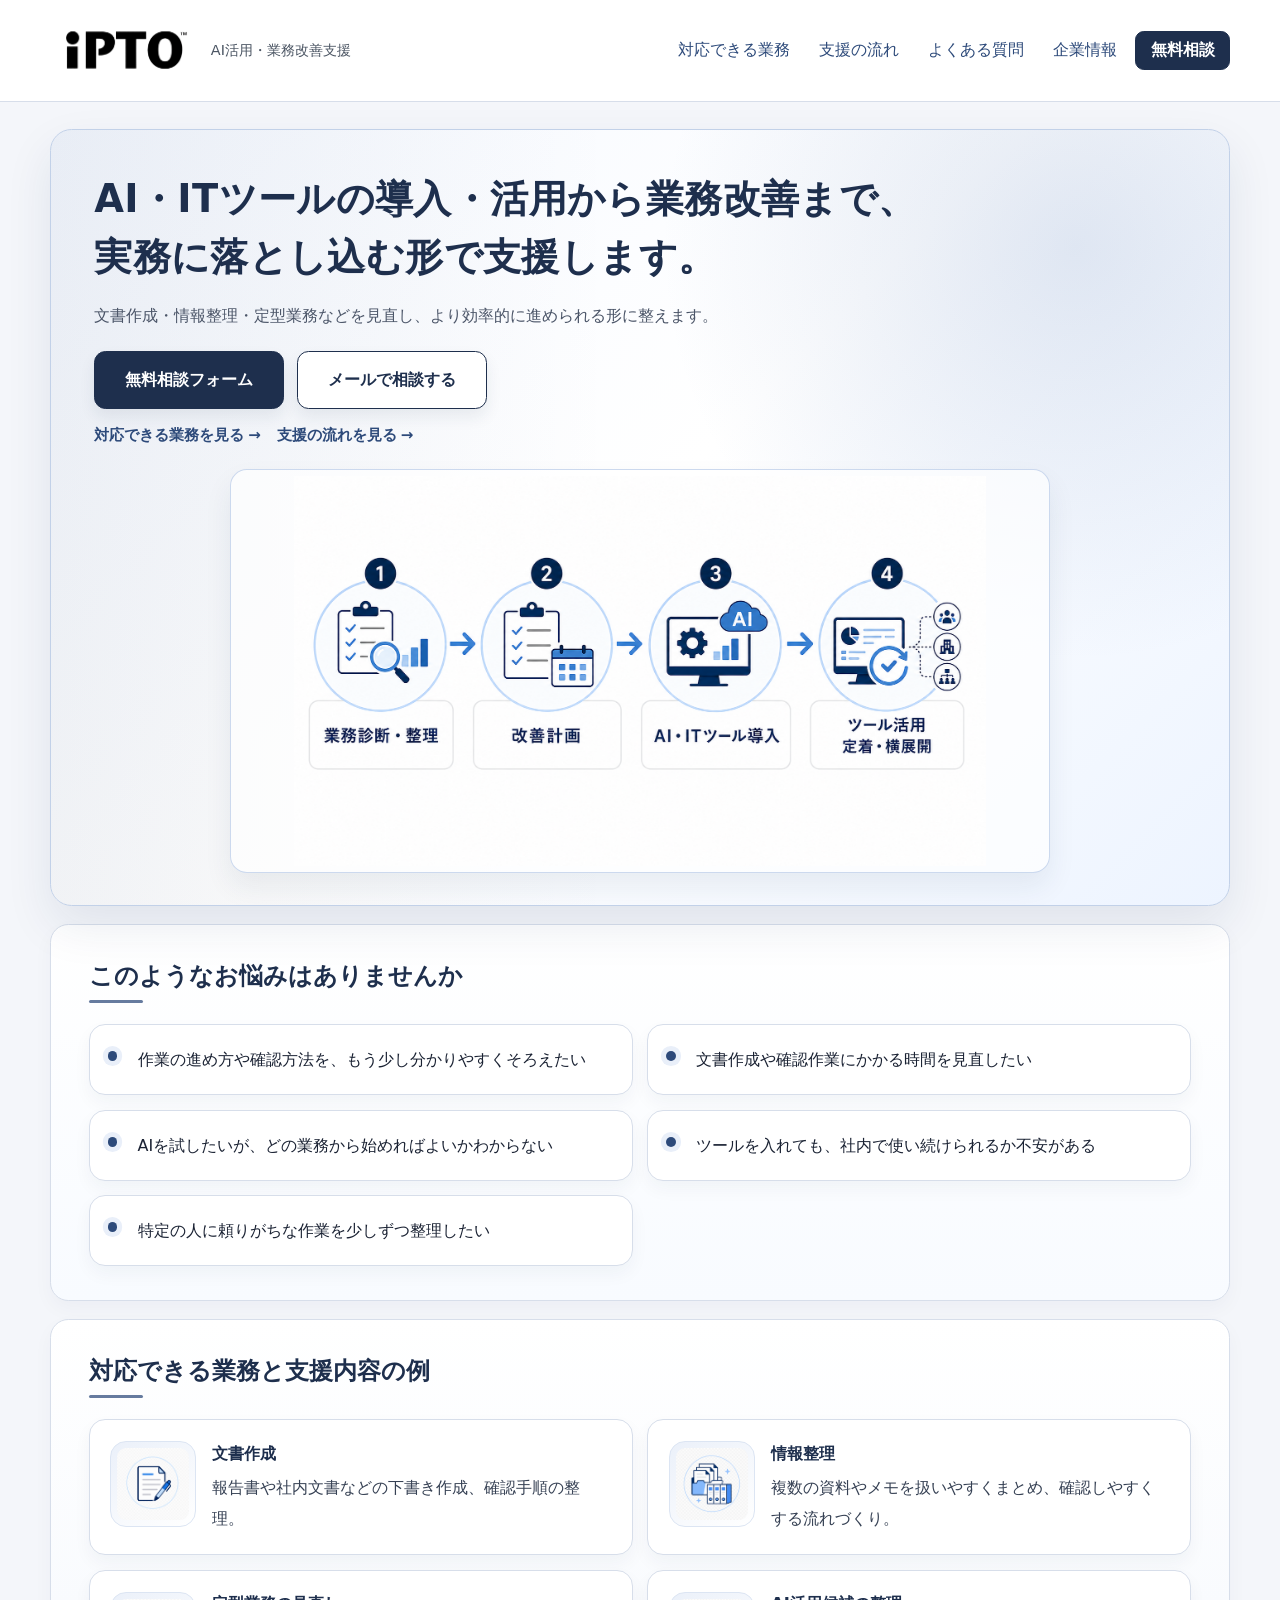
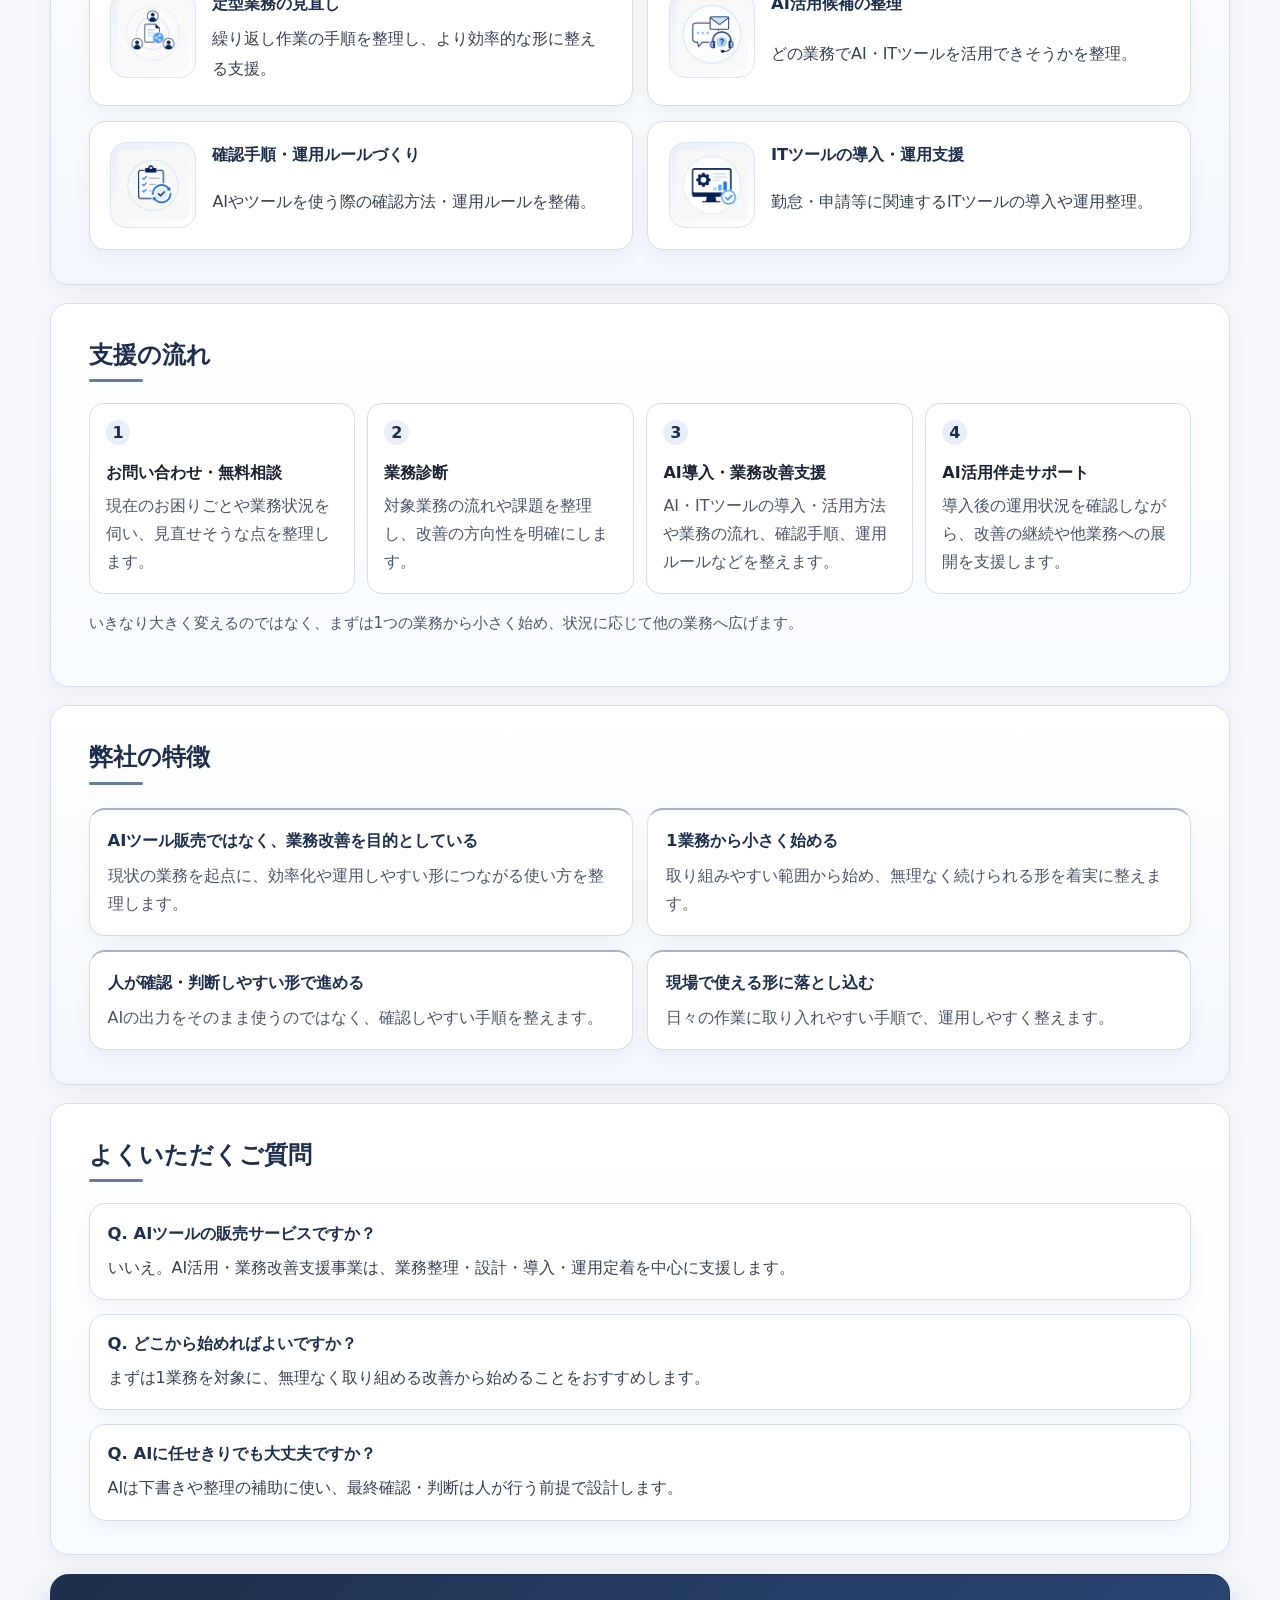
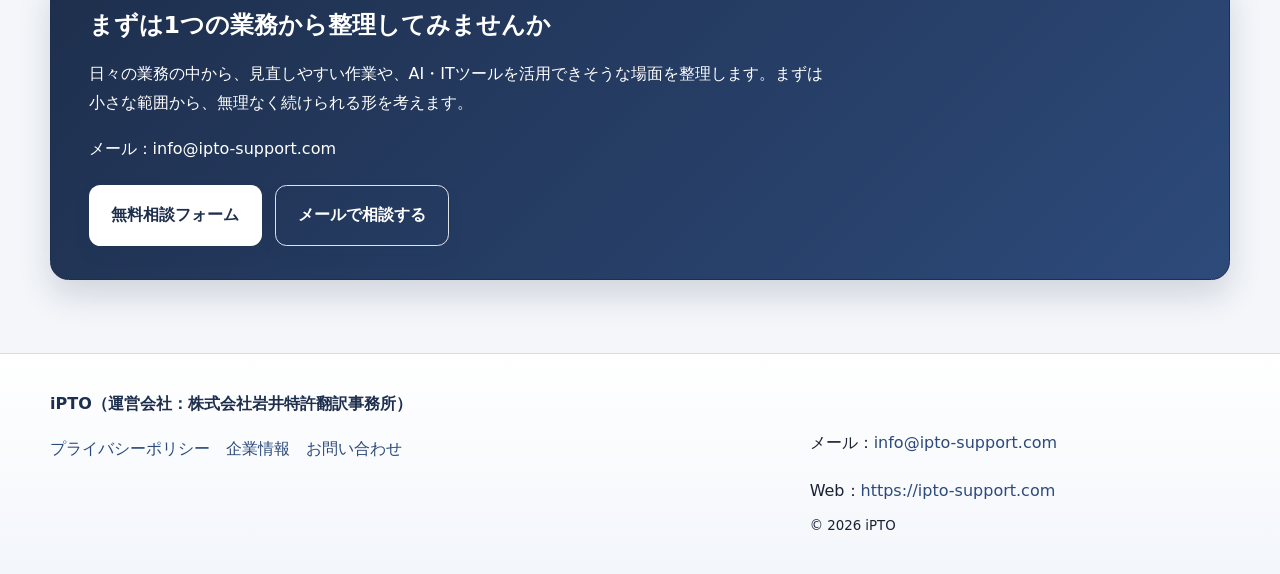
<file: index.html>
<!doctype html>
<html lang="ja">
<head>
  <meta charset="utf-8">
  <meta name="viewport" content="width=device-width, initial-scale=1">
  <meta name="description" content="中小企業向けに、AI・ITツールを活用しながら業務整理・改善・運用定着まで支援します。AIツール販売ではなく、日々の業務改善を起点にした支援です。">
  <link rel="canonical" href="https://ipto-support.com/">
  <title>AI活用・業務改善支援事業 | iPTO</title>
  <link rel="stylesheet" href="css/style.css">
  <link rel="icon" href="/assets/favicon.svg" type="image/svg+xml">
  <meta property="og:type" content="website">
  <meta property="og:title" content="AI活用・業務改善支援事業 | iPTO">
  <meta property="og:description" content="中小企業向けに、AI・ITツールを活用しながら業務整理・改善・運用定着まで支援します。AIツール販売ではなく、日々の業務改善を起点にした支援です。">
  <meta property="og:url" content="https://ipto-support.com/">
  <meta property="og:site_name" content="iPTO">
  <meta property="og:image" content="https://ipto-support.com/assets/ogp.png">
  <meta name="twitter:card" content="summary_large_image">
  <meta name="twitter:title" content="AI活用・業務改善支援事業 | iPTO">
  <meta name="twitter:description" content="中小企業向けに、AI・ITツールを活用しながら業務整理・改善・運用定着まで支援します。AIツール販売ではなく、日々の業務改善を起点にした支援です。">
  <meta name="twitter:image" content="https://ipto-support.com/assets/ogp.png">
</head>
<body>
  <header class="site-header">
    <div class="container header-inner">
      <a class="brand" href="/" aria-label="iPTO｜AI活用・業務改善支援事業"><img src="assets/ipto_logo-tm.png" alt="iPTO"><span class="brand-tagline">AI活用・業務改善支援</span></a>
      <button class="nav-toggle" type="button" aria-expanded="false" aria-controls="site-nav">メニュー</button>
      <nav class="site-nav" id="site-nav" aria-label="グローバルナビゲーション">
        <ul>
          <li><a href="/#services">対応できる業務</a></li>
          <li><a href="/#flow">支援の流れ</a></li>
          <li><a href="/#faq">よくある質問</a></li>
          <li><a href="/company">企業情報</a></li>
          <li><a class="nav-cta" href="https://forms.gle/zcpqkdr8K3xhnHZG9">無料相談</a></li>
        </ul>
      </nav>
    </div>
  </header>
  <main class="container">
    <section class="section hero" id="top">
      <div class="hero-content">
        <div class="hero-copy">
          <h1>AI・ITツールの導入・活用から業務改善まで、<br class="desktop-break">実務に落とし込む形で支援します。</h1>
          <p class="lead">文書作成・情報整理・定型業務などを見直し、より効率的に進められる形に整えます。</p>
          <div class="cta-row hero-cta" aria-label="無料相談導線">
            <a class="button primary" href="https://forms.gle/zcpqkdr8K3xhnHZG9">無料相談フォーム</a>
            <a class="button secondary" href="mailto:info@ipto-support.com">メールで相談する</a>
          </div>
          <div class="hero-links" aria-label="ページ内リンク">
            <a href="#services">対応できる業務を見る</a>
            <a href="#flow">支援の流れを見る</a>
          </div>
        </div>
        <div class="hero-visual">
          <img src="assets/hero-process.png" alt="業務整理から改善支援、定着支援までを段階的に進める流れ">
        </div>
      </div>
    </section>

    <section class="section" id="problems">
      <h2>このようなお悩みはありませんか</h2>
      <div class="grid cols-2 problem-grid">
        <div class="list-card">作業の進め方や確認方法を、もう少し分かりやすくそろえたい</div>
        <div class="list-card">文書作成や確認作業にかかる時間を見直したい</div>
        <div class="list-card">AIを試したいが、どの業務から始めればよいかわからない</div>
        <div class="list-card">ツールを入れても、社内で使い続けられるか不安がある</div>
        <div class="list-card">特定の人に頼りがちな作業を少しずつ整理したい</div>
      </div>
    </section>

    <section class="section usecases-section" id="services">
      <h2>対応できる業務と支援内容の例</h2>
      <div class="grid cols-2 usecase-grid">
        <article class="list-card usecase-card"><img class="usecase-icon" src="assets/icon-document1.png" alt=""><h3>文書作成</h3><p>報告書や社内文書などの下書き作成、確認手順の整理。</p></article>
        <article class="list-card usecase-card"><img class="usecase-icon" src="assets/icon-document2.png" alt=""><h3>情報整理</h3><p>複数の資料やメモを扱いやすくまとめ、確認しやすくする流れづくり。</p></article>
        <article class="list-card usecase-card"><img class="usecase-icon" src="assets/icon-document3.png" alt=""><h3>定型業務の見直し</h3><p>繰り返し作業の手順を整理し、より効率的な形に整える支援。</p></article>
        <article class="list-card usecase-card"><img class="usecase-icon" src="assets/icon-document4.png" alt=""><h3>AI活用候補の整理</h3><p>どの業務でAI・ITツールを活用できそうかを整理。</p></article>
        <article class="list-card usecase-card"><img class="usecase-icon" src="assets/icon-document5.png" alt=""><h3>確認手順・運用ルールづくり</h3><p>AIやツールを使う際の確認方法・運用ルールを整備。</p></article>
        <article class="list-card usecase-card"><img class="usecase-icon" src="assets/icon-document6.png" alt=""><h3>ITツールの導入・運用支援</h3><p>勤怠・申請等に関連するITツールの導入や運用整理。</p></article>
      </div>
    </section>

    <section class="section" id="flow">
      <h2>支援の流れ</h2>
      <ol class="flow-list flow-compact">
        <li><strong>お問い合わせ・無料相談</strong><p>現在のお困りごとや業務状況を伺い、見直せそうな点を整理します。</p></li>
        <li><strong>業務診断</strong><p>対象業務の流れや課題を整理し、改善の方向性を明確にします。</p></li>
        <li><strong>AI導入・業務改善支援</strong><p>AI・ITツールの導入・活用方法や業務の流れ、確認手順、運用ルールなどを整えます。</p></li>
        <li><strong>AI活用伴走サポート</strong><p>導入後の運用状況を確認しながら、改善の継続や他業務への展開を支援します。</p></li>
      </ol>
      <p class="note">いきなり大きく変えるのではなく、まずは1つの業務から小さく始め、状況に応じて他の業務へ広げます。</p>
    </section>

    <section class="section reasons-section" id="reasons">
      <h2>弊社の特徴</h2>
      <div class="grid cols-2 reason-grid">
        <article class="reason-card"><h3>AIツール販売ではなく、業務改善を目的としている</h3><p>現状の業務を起点に、効率化や運用しやすい形につながる使い方を整理します。</p></article>
        <article class="reason-card"><h3>1業務から小さく始める</h3><p>取り組みやすい範囲から始め、無理なく続けられる形を着実に整えます。</p></article>
        <article class="reason-card"><h3>人が確認・判断しやすい形で進める</h3><p>AIの出力をそのまま使うのではなく、確認しやすい手順を整えます。</p></article>
        <article class="reason-card"><h3>現場で使える形に落とし込む</h3><p>日々の作業に取り入れやすい手順で、運用しやすく整えます。</p></article>
      </div>
    </section>

    <section class="section" id="faq">
      <h2>よくいただくご質問</h2>
      <div class="faq-list">
        <article class="faq-item"><h3>Q. AIツールの販売サービスですか？</h3><p>いいえ。AI活用・業務改善支援事業は、業務整理・設計・導入・運用定着を中心に支援します。</p></article>
        <article class="faq-item"><h3>Q. どこから始めればよいですか？</h3><p>まずは1業務を対象に、無理なく取り組める改善から始めることをおすすめします。</p></article>
        <article class="faq-item"><h3>Q. AIに任せきりでも大丈夫ですか？</h3><p>AIは下書きや整理の補助に使い、最終確認・判断は人が行う前提で設計します。</p></article>
      </div>
    </section>

    <section class="section cta-box" id="contact">
      <div class="home-cta">
        <div>
          <h2>まずは1つの業務から整理してみませんか</h2>
          <p>日々の業務の中から、見直しやすい作業や、AI・ITツールを活用できそうな場面を整理します。まずは小さな範囲から、無理なく続けられる形を考えます。</p>
          <p class="cta-mail">メール：<a href="mailto:info@ipto-support.com">info@ipto-support.com</a></p>
        </div>
        <div class="cta-actions">
          <a class="button primary-on-dark" href="https://forms.gle/zcpqkdr8K3xhnHZG9">無料相談フォーム</a>
          <a class="button secondary-on-dark" href="mailto:info@ipto-support.com">メールで相談する</a>
        </div>
      </div>
    </section>
  </main>
  <footer class="site-footer">
    <div class="container">
      <strong>iPTO（運営会社：株式会社岩井特許翻訳事務所）</strong>
      <ul class="footer-links">
        <li><a href="/privacy">プライバシーポリシー</a></li>
        <li><a href="/company">企業情報</a></li>
        <li><a href="/contact">お問い合わせ</a></li>
      </ul>
      <p>メール：<a href="mailto:info@ipto-support.com">info@ipto-support.com</a></p>
      <p>Web：<a href="https://ipto-support.com">https://ipto-support.com</a></p>
      <small>&copy; 2026 iPTO</small>
    </div>
  </footer>
  <script src="js/script.js"></script>
</body>
</html>
</file>
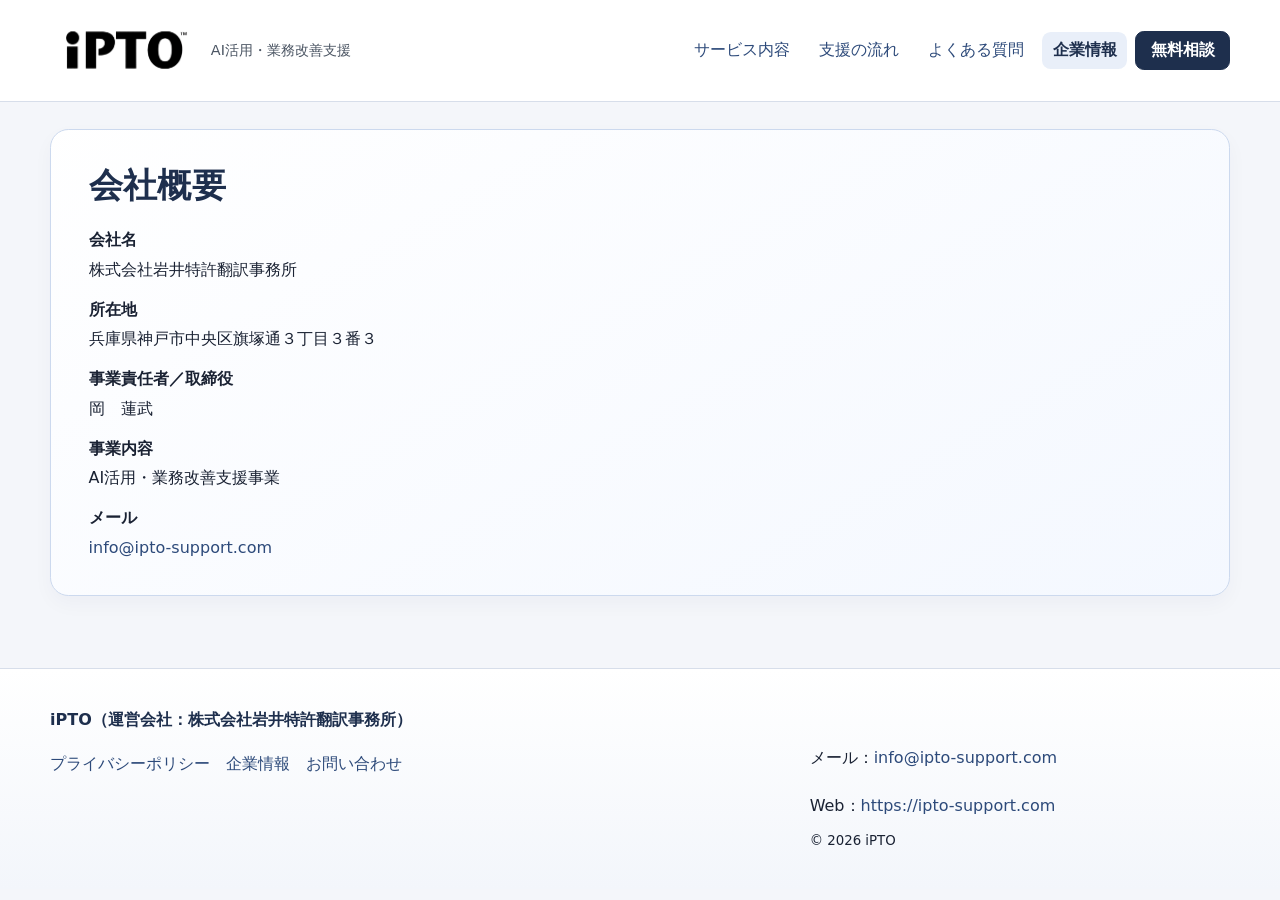
<file: company.html>
<!doctype html>
<html lang="ja">
<head>
  <meta charset="utf-8">
  <meta name="viewport" content="width=device-width, initial-scale=1">
  <meta name="description" content="iPTOの会社概要です。会社名、所在地、事業責任者、AI活用・業務改善支援事業、連絡先をご案内します。">
  <link rel="canonical" href="https://ipto-support.com/company">
  <title>会社概要 | iPTO</title>
  <link rel="stylesheet" href="css/style.css">
  <link rel="icon" href="/assets/favicon.svg" type="image/svg+xml">
  <meta property="og:type" content="website">
  <meta property="og:title" content="会社概要 | iPTO">
  <meta property="og:description" content="iPTOの会社概要です。会社名、所在地、事業責任者、AI活用・業務改善支援事業、連絡先をご案内します。">
  <meta property="og:url" content="https://ipto-support.com/company">
  <meta property="og:site_name" content="iPTO">
  <meta property="og:image" content="https://ipto-support.com/assets/ogp.png">
  <meta name="twitter:card" content="summary_large_image">
  <meta name="twitter:title" content="会社概要 | iPTO">
  <meta name="twitter:description" content="iPTOの会社概要です。会社名、所在地、事業責任者、AI活用・業務改善支援事業、連絡先をご案内します。">
  <meta name="twitter:image" content="https://ipto-support.com/assets/ogp.png">
</head>
<body>
  <header class="site-header">
    <div class="container header-inner">
      <a class="brand" href="/" aria-label="iPTO｜AI活用・業務改善支援事業"><img src="assets/ipto_logo-tm.png" alt="iPTO"><span class="brand-tagline">AI活用・業務改善支援</span></a>
      <button class="nav-toggle" type="button" aria-expanded="false" aria-controls="site-nav">メニュー</button>
      <nav class="site-nav" id="site-nav" aria-label="グローバルナビゲーション">
        <ul>
          <li><a href="/#services">サービス内容</a></li>
          <li><a href="/#flow">支援の流れ</a></li>
          <li><a href="/#faq">よくある質問</a></li>
          <li><a href="/company" aria-current="page">企業情報</a></li>
          <li><a class="nav-cta" href="https://forms.gle/zcpqkdr8K3xhnHZG9">無料相談</a></li>
        </ul>
      </nav>
    </div>
  </header>
  <main class="container">
    <section class="section page-hero">
      <h1>会社概要</h1>
      <dl>
        <dt>会社名</dt><dd>株式会社岩井特許翻訳事務所</dd>
        <dt>所在地</dt><dd>兵庫県神戸市中央区旗塚通３丁目３番３</dd>
        <dt>事業責任者／取締役</dt><dd>岡　蓮武</dd>
        <dt>事業内容</dt><dd>AI活用・業務改善支援事業</dd>
        <dt>メール</dt><dd><a href="mailto:info@ipto-support.com">info@ipto-support.com</a></dd>
      </dl>
    </section>
  </main>
  <footer class="site-footer">
    <div class="container">
      <strong>iPTO（運営会社：株式会社岩井特許翻訳事務所）</strong>
      <ul class="footer-links">
        <li><a href="/privacy">プライバシーポリシー</a></li>
        <li><a href="/company">企業情報</a></li>
        <li><a href="/contact">お問い合わせ</a></li>
      </ul>
      <p>メール：<a href="mailto:info@ipto-support.com">info@ipto-support.com</a></p>
      <p>Web：<a href="https://ipto-support.com">https://ipto-support.com</a></p>
      <small>&copy; 2026 iPTO</small>
    </div>
  </footer>
  <script src="js/script.js"></script>
</body>
</html>
</file>
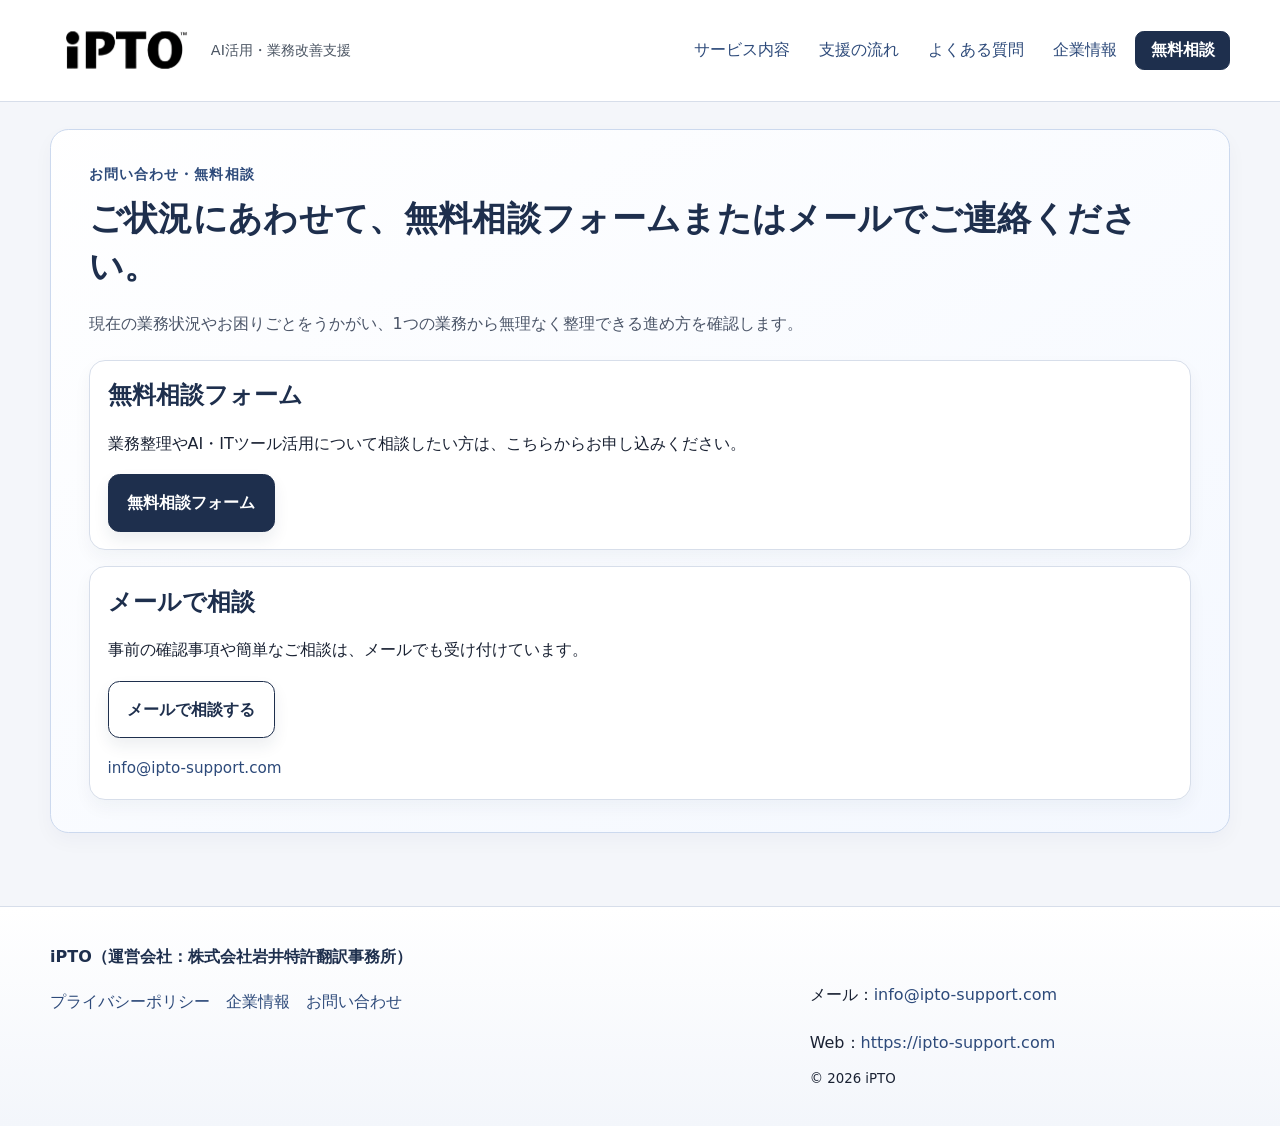
<file: contact.html>
<!doctype html>
<html lang="ja">
<head>
  <meta charset="utf-8">
  <meta name="viewport" content="width=device-width, initial-scale=1">
  <meta name="description" content="AI活用・業務改善支援事業への無料相談フォームとメール相談の窓口です。">
  <link rel="canonical" href="https://ipto-support.com/contact">
  <title>お問い合わせ・無料相談 | AI活用・業務改善支援事業 | iPTO</title>
  <link rel="stylesheet" href="css/style.css">
  <link rel="icon" href="/assets/favicon.svg" type="image/svg+xml">
  <meta property="og:type" content="website">
  <meta property="og:title" content="お問い合わせ・無料相談 | AI活用・業務改善支援事業 | iPTO">
  <meta property="og:description" content="AI活用・業務改善支援事業への無料相談フォームとメール相談の窓口です。">
  <meta property="og:url" content="https://ipto-support.com/contact">
  <meta property="og:site_name" content="iPTO">
  <meta property="og:image" content="https://ipto-support.com/assets/ogp.png">
  <meta name="twitter:card" content="summary_large_image">
  <meta name="twitter:title" content="お問い合わせ・無料相談 | AI活用・業務改善支援事業 | iPTO">
  <meta name="twitter:description" content="AI活用・業務改善支援事業への無料相談フォームとメール相談の窓口です。">
  <meta name="twitter:image" content="https://ipto-support.com/assets/ogp.png">
</head>
<body>
  <header class="site-header">
    <div class="container header-inner">
      <a class="brand" href="/" aria-label="iPTO｜AI活用・業務改善支援事業"><img src="assets/ipto_logo-tm.png" alt="iPTO"><span class="brand-tagline">AI活用・業務改善支援</span></a>
      <button class="nav-toggle" type="button" aria-expanded="false" aria-controls="site-nav">メニュー</button>
      <nav class="site-nav" id="site-nav" aria-label="グローバルナビゲーション">
        <ul>
          <li><a href="/#services">サービス内容</a></li>
          <li><a href="/#flow">支援の流れ</a></li>
          <li><a href="/#faq">よくある質問</a></li>
          <li><a href="/company">企業情報</a></li>
          <li><a class="nav-cta" href="https://forms.gle/zcpqkdr8K3xhnHZG9">無料相談</a></li>
        </ul>
      </nav>
    </div>
  </header>
  <main class="container">
    <section class="section page-hero"><p class="eyebrow">お問い合わせ・無料相談</p><h1>ご状況にあわせて、無料相談フォームまたはメールでご連絡ください。</h1><p class="lead">現在の業務状況やお困りごとをうかがい、1つの業務から無理なく整理できる進め方を確認します。</p><div class="contact-options"><section class="contact-option"><h2>無料相談フォーム</h2><p>業務整理やAI・ITツール活用について相談したい方は、こちらからお申し込みください。</p><p><a class="button primary" href="https://forms.gle/zcpqkdr8K3xhnHZG9">無料相談フォーム</a></p></section><section class="contact-option"><h2>メールで相談</h2><p>事前の確認事項や簡単なご相談は、メールでも受け付けています。</p><p><a class="button secondary" href="mailto:info@ipto-support.com">メールで相談する</a></p><p class="note"><a href="mailto:info@ipto-support.com">info@ipto-support.com</a></p></section></div></section>
  </main>
  <footer class="site-footer">
    <div class="container">
      <strong>iPTO（運営会社：株式会社岩井特許翻訳事務所）</strong>
      <ul class="footer-links">
        <li><a href="/privacy">プライバシーポリシー</a></li>
        <li><a href="/company">企業情報</a></li>
        <li><a href="/contact">お問い合わせ</a></li>
      </ul>
      <p>メール：<a href="mailto:info@ipto-support.com">info@ipto-support.com</a></p>
      <p>Web：<a href="https://ipto-support.com">https://ipto-support.com</a></p>
      <small>&copy; 2026 iPTO</small>
    </div>
  </footer>
  <script src="js/script.js"></script>
</body>
</html>
</file>
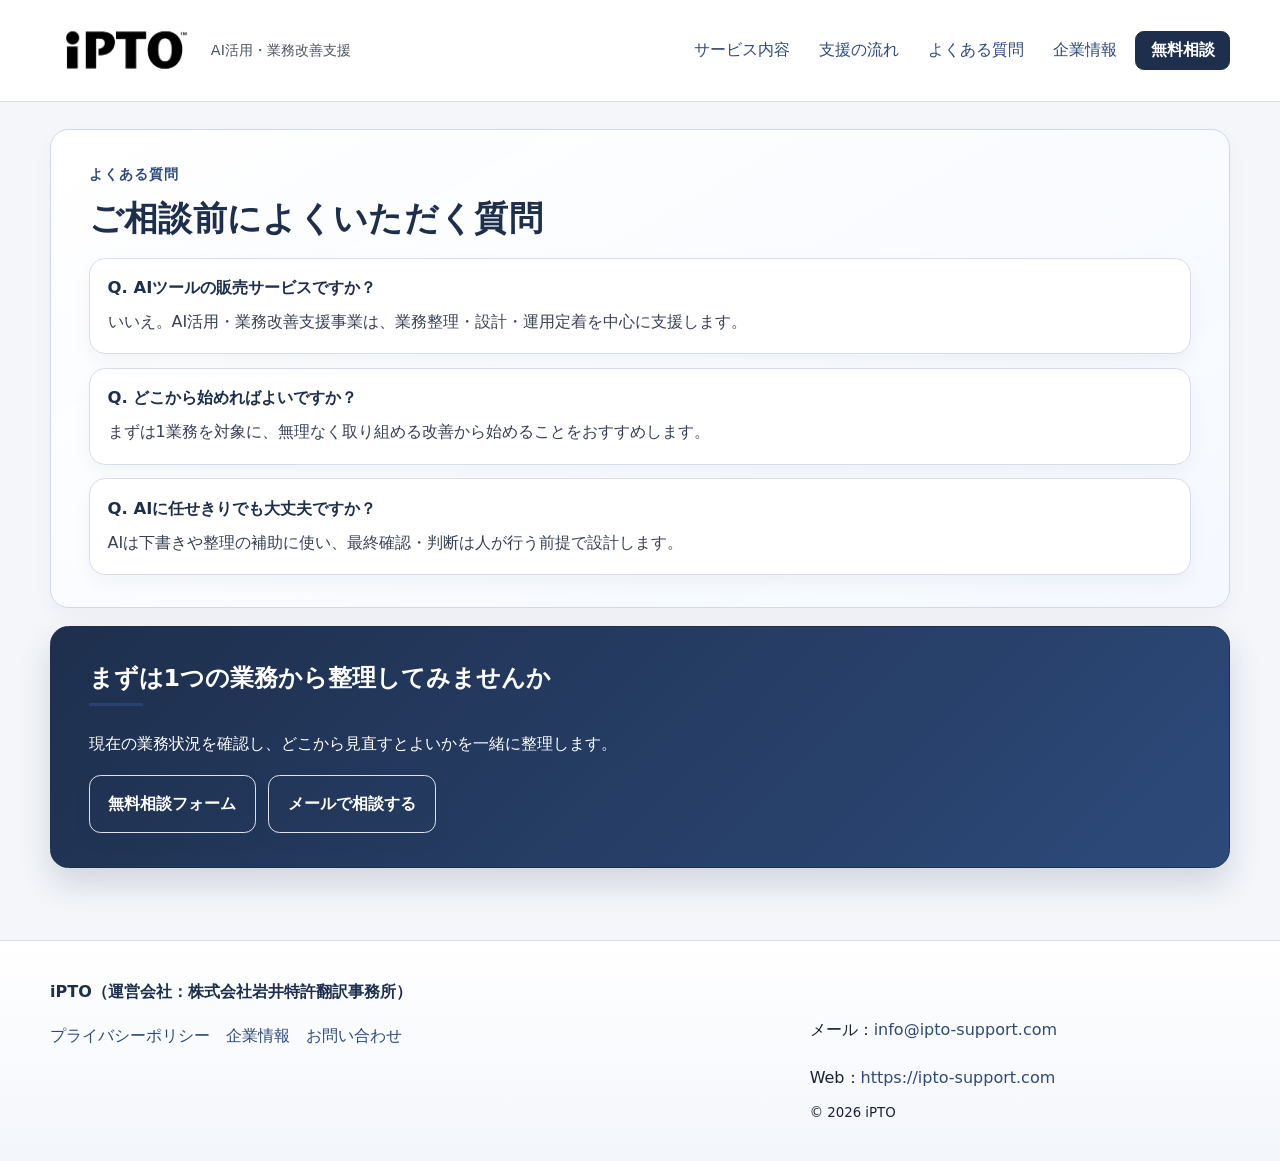
<file: faq.html>
<!doctype html>
<html lang="ja">
<head>
  <meta charset="utf-8">
  <meta name="viewport" content="width=device-width, initial-scale=1">
  <meta name="description" content="AI活用・業務改善支援事業について、AIツール販売ではないこと、始め方、人が確認・判断する前提などをご案内します。">
  <link rel="canonical" href="https://ipto-support.com/faq">
  <title>よくある質問 | AI活用・業務改善支援事業 | iPTO</title>
  <link rel="stylesheet" href="css/style.css">
  <link rel="icon" href="/assets/favicon.svg" type="image/svg+xml">
  <meta property="og:type" content="website">
  <meta property="og:title" content="よくある質問 | AI活用・業務改善支援事業 | iPTO">
  <meta property="og:description" content="AI活用・業務改善支援事業について、AIツール販売ではないこと、始め方、人が確認・判断する前提などをご案内します。">
  <meta property="og:url" content="https://ipto-support.com/faq">
  <meta property="og:site_name" content="iPTO">
  <meta property="og:image" content="https://ipto-support.com/assets/ogp.png">
  <meta name="twitter:card" content="summary_large_image">
  <meta name="twitter:title" content="よくある質問 | AI活用・業務改善支援事業 | iPTO">
  <meta name="twitter:description" content="AI活用・業務改善支援事業について、AIツール販売ではないこと、始め方、人が確認・判断する前提などをご案内します。">
  <meta name="twitter:image" content="https://ipto-support.com/assets/ogp.png">
</head>
<body>
  <header class="site-header">
    <div class="container header-inner">
      <a class="brand" href="/" aria-label="iPTO｜AI活用・業務改善支援事業"><img src="assets/ipto_logo-tm.png" alt="iPTO"><span class="brand-tagline">AI活用・業務改善支援</span></a>
      <button class="nav-toggle" type="button" aria-expanded="false" aria-controls="site-nav">メニュー</button>
      <nav class="site-nav" id="site-nav" aria-label="グローバルナビゲーション">
        <ul>
          <li><a href="/#services">サービス内容</a></li>
          <li><a href="/#flow">支援の流れ</a></li>
          <li><a href="/#faq">よくある質問</a></li>
          <li><a href="/company">企業情報</a></li>
          <li><a class="nav-cta" href="https://forms.gle/zcpqkdr8K3xhnHZG9">無料相談</a></li>
        </ul>
      </nav>
    </div>
  </header>
  <main class="container">
    <section class="section page-hero"><p class="eyebrow">よくある質問</p><h1>ご相談前によくいただく質問</h1><div class="faq-list"><article class="faq-item"><h2>Q. AIツールの販売サービスですか？</h2><p>いいえ。AI活用・業務改善支援事業は、業務整理・設計・運用定着を中心に支援します。</p></article><article class="faq-item"><h2>Q. どこから始めればよいですか？</h2><p>まずは1業務を対象に、無理なく取り組める改善から始めることをおすすめします。</p></article><article class="faq-item"><h2>Q. AIに任せきりでも大丈夫ですか？</h2><p>AIは下書きや整理の補助に使い、最終確認・判断は人が行う前提で設計します。</p></article></div></section>
    <section class="section cta-box"><h2>まずは1つの業務から整理してみませんか</h2><p>現在の業務状況を確認し、どこから見直すとよいかを一緒に整理します。</p><div class="cta-row"><a class="button" href="https://forms.gle/zcpqkdr8K3xhnHZG9">無料相談フォーム</a><a class="button secondary-on-dark" href="mailto:info@ipto-support.com">メールで相談する</a></div></section>
  </main>
  <footer class="site-footer">
    <div class="container">
      <strong>iPTO（運営会社：株式会社岩井特許翻訳事務所）</strong>
      <ul class="footer-links">
        <li><a href="/privacy">プライバシーポリシー</a></li>
        <li><a href="/company">企業情報</a></li>
        <li><a href="/contact">お問い合わせ</a></li>
      </ul>
      <p>メール：<a href="mailto:info@ipto-support.com">info@ipto-support.com</a></p>
      <p>Web：<a href="https://ipto-support.com">https://ipto-support.com</a></p>
      <small>&copy; 2026 iPTO</small>
    </div>
  </footer>
  <script src="js/script.js"></script>
</body>
</html>
</file>
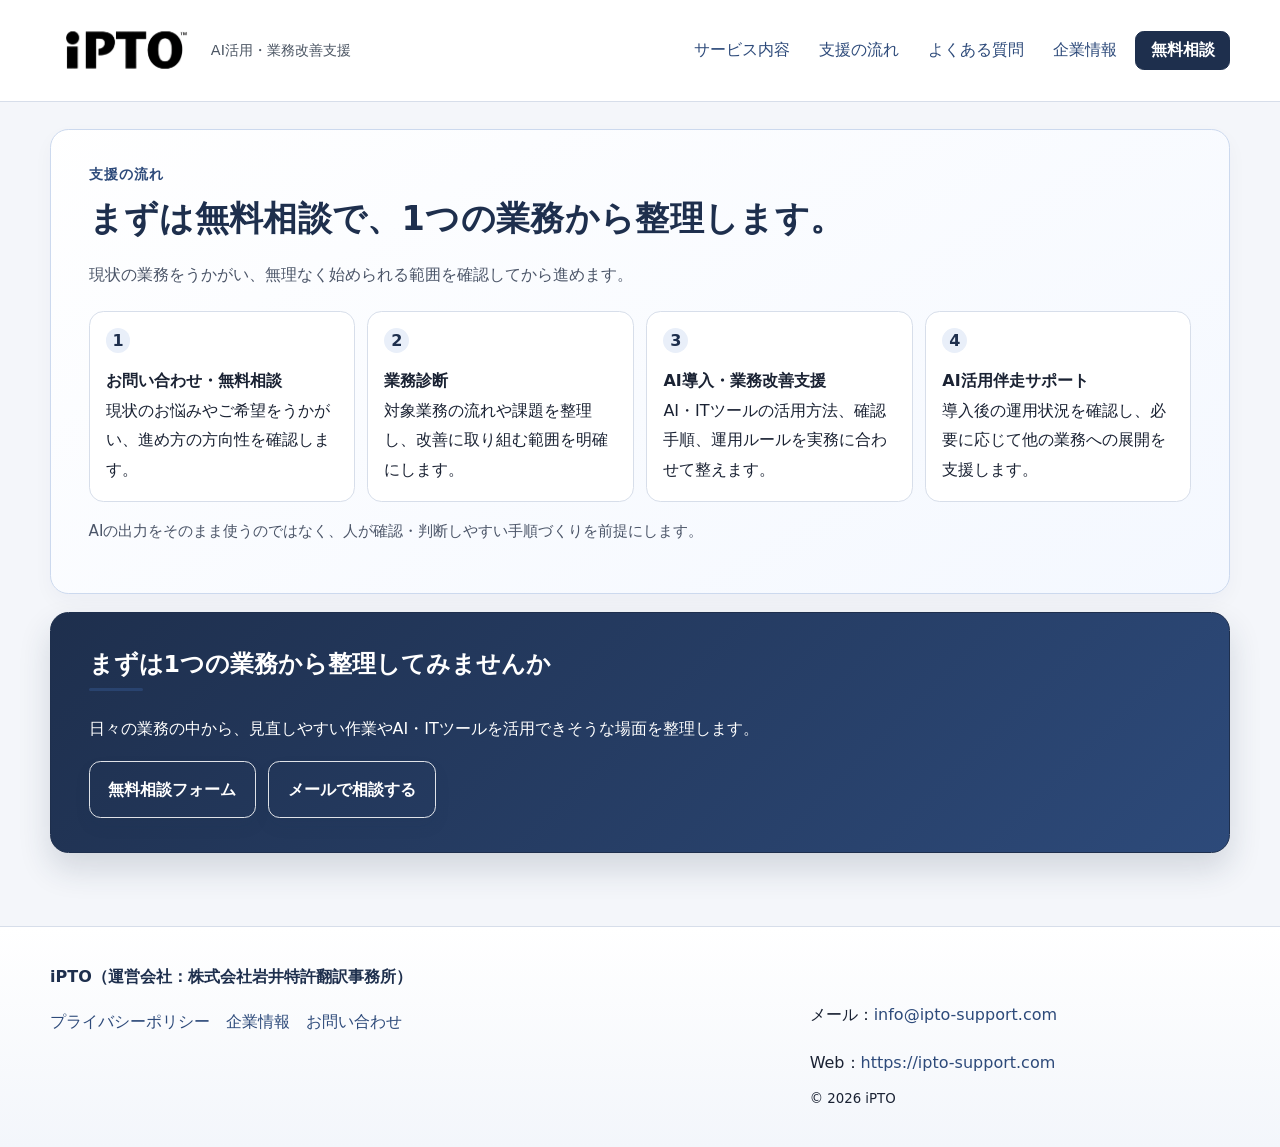
<file: flow.html>
<!doctype html>
<html lang="ja">
<head>
  <meta charset="utf-8">
  <meta name="viewport" content="width=device-width, initial-scale=1">
  <meta name="description" content="お問い合わせ・無料相談から業務診断、AI導入・業務改善支援、AI活用伴走サポートまでの流れをご案内します。">
  <link rel="canonical" href="https://ipto-support.com/flow">
  <title>支援の流れ | AI活用・業務改善支援事業 | iPTO</title>
  <link rel="stylesheet" href="css/style.css">
  <link rel="icon" href="/assets/favicon.svg" type="image/svg+xml">
  <meta property="og:type" content="website">
  <meta property="og:title" content="支援の流れ | AI活用・業務改善支援事業 | iPTO">
  <meta property="og:description" content="お問い合わせ・無料相談から業務診断、AI導入・業務改善支援、AI活用伴走サポートまでの流れをご案内します。">
  <meta property="og:url" content="https://ipto-support.com/flow">
  <meta property="og:site_name" content="iPTO">
  <meta property="og:image" content="https://ipto-support.com/assets/ogp.png">
  <meta name="twitter:card" content="summary_large_image">
  <meta name="twitter:title" content="支援の流れ | AI活用・業務改善支援事業 | iPTO">
  <meta name="twitter:description" content="お問い合わせ・無料相談から業務診断、AI導入・業務改善支援、AI活用伴走サポートまでの流れをご案内します。">
  <meta name="twitter:image" content="https://ipto-support.com/assets/ogp.png">
</head>
<body>
  <header class="site-header">
    <div class="container header-inner">
      <a class="brand" href="/" aria-label="iPTO｜AI活用・業務改善支援事業"><img src="assets/ipto_logo-tm.png" alt="iPTO"><span class="brand-tagline">AI活用・業務改善支援</span></a>
      <button class="nav-toggle" type="button" aria-expanded="false" aria-controls="site-nav">メニュー</button>
      <nav class="site-nav" id="site-nav" aria-label="グローバルナビゲーション">
        <ul>
          <li><a href="/#services">サービス内容</a></li>
          <li><a href="/#flow">支援の流れ</a></li>
          <li><a href="/#faq">よくある質問</a></li>
          <li><a href="/company">企業情報</a></li>
          <li><a class="nav-cta" href="https://forms.gle/zcpqkdr8K3xhnHZG9">無料相談</a></li>
        </ul>
      </nav>
    </div>
  </header>
  <main class="container">
    <section class="section page-hero"><p class="eyebrow">支援の流れ</p><h1>まずは無料相談で、1つの業務から整理します。</h1><p class="lead">現状の業務をうかがい、無理なく始められる範囲を確認してから進めます。</p><ol class="flow-list"><li><strong>お問い合わせ・無料相談</strong><br>現状のお悩みやご希望をうかがい、進め方の方向性を確認します。</li><li><strong>業務診断</strong><br>対象業務の流れや課題を整理し、改善に取り組む範囲を明確にします。</li><li><strong>AI導入・業務改善支援</strong><br>AI・ITツールの活用方法、確認手順、運用ルールを実務に合わせて整えます。</li><li><strong>AI活用伴走サポート</strong><br>導入後の運用状況を確認し、必要に応じて他の業務への展開を支援します。</li></ol><p class="note">AIの出力をそのまま使うのではなく、人が確認・判断しやすい手順づくりを前提にします。</p></section>
    <section class="section cta-box"><h2>まずは1つの業務から整理してみませんか</h2><p>日々の業務の中から、見直しやすい作業やAI・ITツールを活用できそうな場面を整理します。</p><div class="cta-row"><a class="button" href="https://forms.gle/zcpqkdr8K3xhnHZG9">無料相談フォーム</a><a class="button secondary-on-dark" href="mailto:info@ipto-support.com">メールで相談する</a></div></section>
  </main>
  <footer class="site-footer">
    <div class="container">
      <strong>iPTO（運営会社：株式会社岩井特許翻訳事務所）</strong>
      <ul class="footer-links">
        <li><a href="/privacy">プライバシーポリシー</a></li>
        <li><a href="/company">企業情報</a></li>
        <li><a href="/contact">お問い合わせ</a></li>
      </ul>
      <p>メール：<a href="mailto:info@ipto-support.com">info@ipto-support.com</a></p>
      <p>Web：<a href="https://ipto-support.com">https://ipto-support.com</a></p>
      <small>&copy; 2026 iPTO</small>
    </div>
  </footer>
  <script src="js/script.js"></script>
</body>
</html>
</file>
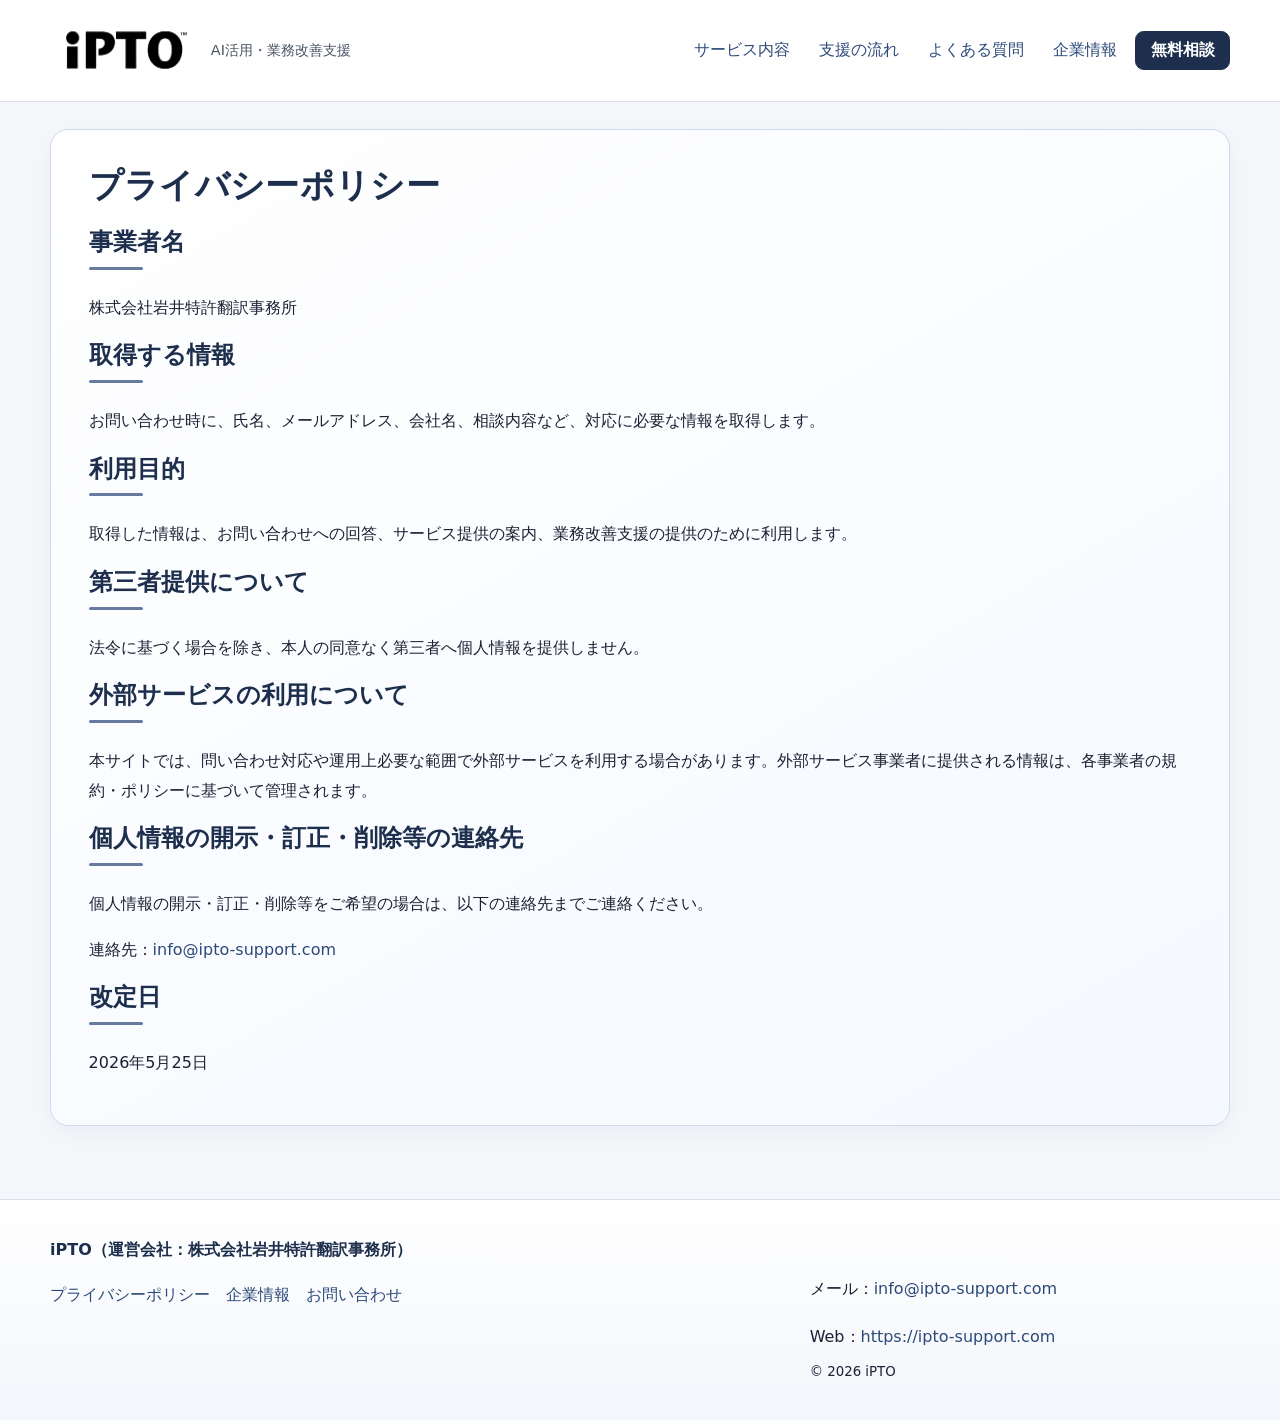
<file: privacy.html>
<!doctype html>
<html lang="ja">
<head>
  <meta charset="utf-8">
  <meta name="viewport" content="width=device-width, initial-scale=1">
  <meta name="description" content="iPTOのプライバシーポリシーです。取得する情報、利用目的、第三者提供、外部サービス利用、お問い合わせ窓口について記載しています。">
  <link rel="canonical" href="https://ipto-support.com/privacy">
  <title>プライバシーポリシー | iPTO</title>
  <link rel="stylesheet" href="css/style.css">
  <link rel="icon" href="/assets/favicon.svg" type="image/svg+xml">
  <meta property="og:type" content="website">
  <meta property="og:title" content="プライバシーポリシー | iPTO">
  <meta property="og:description" content="iPTOのプライバシーポリシーです。取得する情報、利用目的、第三者提供、外部サービス利用、お問い合わせ窓口について記載しています。">
  <meta property="og:url" content="https://ipto-support.com/privacy">
  <meta property="og:site_name" content="iPTO">
  <meta property="og:image" content="https://ipto-support.com/assets/ogp.png">
  <meta name="twitter:card" content="summary_large_image">
  <meta name="twitter:title" content="プライバシーポリシー | iPTO">
  <meta name="twitter:description" content="iPTOのプライバシーポリシーです。取得する情報、利用目的、第三者提供、外部サービス利用、お問い合わせ窓口について記載しています。">
  <meta name="twitter:image" content="https://ipto-support.com/assets/ogp.png">
</head>
<body>
  <header class="site-header">
    <div class="container header-inner">
      <a class="brand" href="/" aria-label="iPTO｜AI活用・業務改善支援事業"><img src="assets/ipto_logo-tm.png" alt="iPTO"><span class="brand-tagline">AI活用・業務改善支援</span></a>
      <button class="nav-toggle" type="button" aria-expanded="false" aria-controls="site-nav">メニュー</button>
      <nav class="site-nav" id="site-nav" aria-label="グローバルナビゲーション">
        <ul>
          <li><a href="/#services">サービス内容</a></li>
          <li><a href="/#flow">支援の流れ</a></li>
          <li><a href="/#faq">よくある質問</a></li>
          <li><a href="/company">企業情報</a></li>
          <li><a class="nav-cta" href="https://forms.gle/zcpqkdr8K3xhnHZG9">無料相談</a></li>
        </ul>
      </nav>
    </div>
  </header>
  <main class="container">
    <section class="section page-hero">
      <h1>プライバシーポリシー</h1>
      <h2>事業者名</h2><p>株式会社岩井特許翻訳事務所</p>
      <h2>取得する情報</h2><p>お問い合わせ時に、氏名、メールアドレス、会社名、相談内容など、対応に必要な情報を取得します。</p>
      <h2>利用目的</h2><p>取得した情報は、お問い合わせへの回答、サービス提供の案内、業務改善支援の提供のために利用します。</p>
      <h2>第三者提供について</h2><p>法令に基づく場合を除き、本人の同意なく第三者へ個人情報を提供しません。</p>
      <h2>外部サービスの利用について</h2><p>本サイトでは、問い合わせ対応や運用上必要な範囲で外部サービスを利用する場合があります。外部サービス事業者に提供される情報は、各事業者の規約・ポリシーに基づいて管理されます。</p>
      <h2>個人情報の開示・訂正・削除等の連絡先</h2><p>個人情報の開示・訂正・削除等をご希望の場合は、以下の連絡先までご連絡ください。</p><p>連絡先：<a href="mailto:info@ipto-support.com">info@ipto-support.com</a></p>
      <h2>改定日</h2><p>2026年5月25日</p>
    </section>
  </main>
  <footer class="site-footer">
    <div class="container">
      <strong>iPTO（運営会社：株式会社岩井特許翻訳事務所）</strong>
      <ul class="footer-links">
        <li><a href="/privacy">プライバシーポリシー</a></li>
        <li><a href="/company">企業情報</a></li>
        <li><a href="/contact">お問い合わせ</a></li>
      </ul>
      <p>メール：<a href="mailto:info@ipto-support.com">info@ipto-support.com</a></p>
      <p>Web：<a href="https://ipto-support.com">https://ipto-support.com</a></p>
      <small>&copy; 2026 iPTO</small>
    </div>
  </footer>
  <script src="js/script.js"></script>
</body>
</html>
</file>
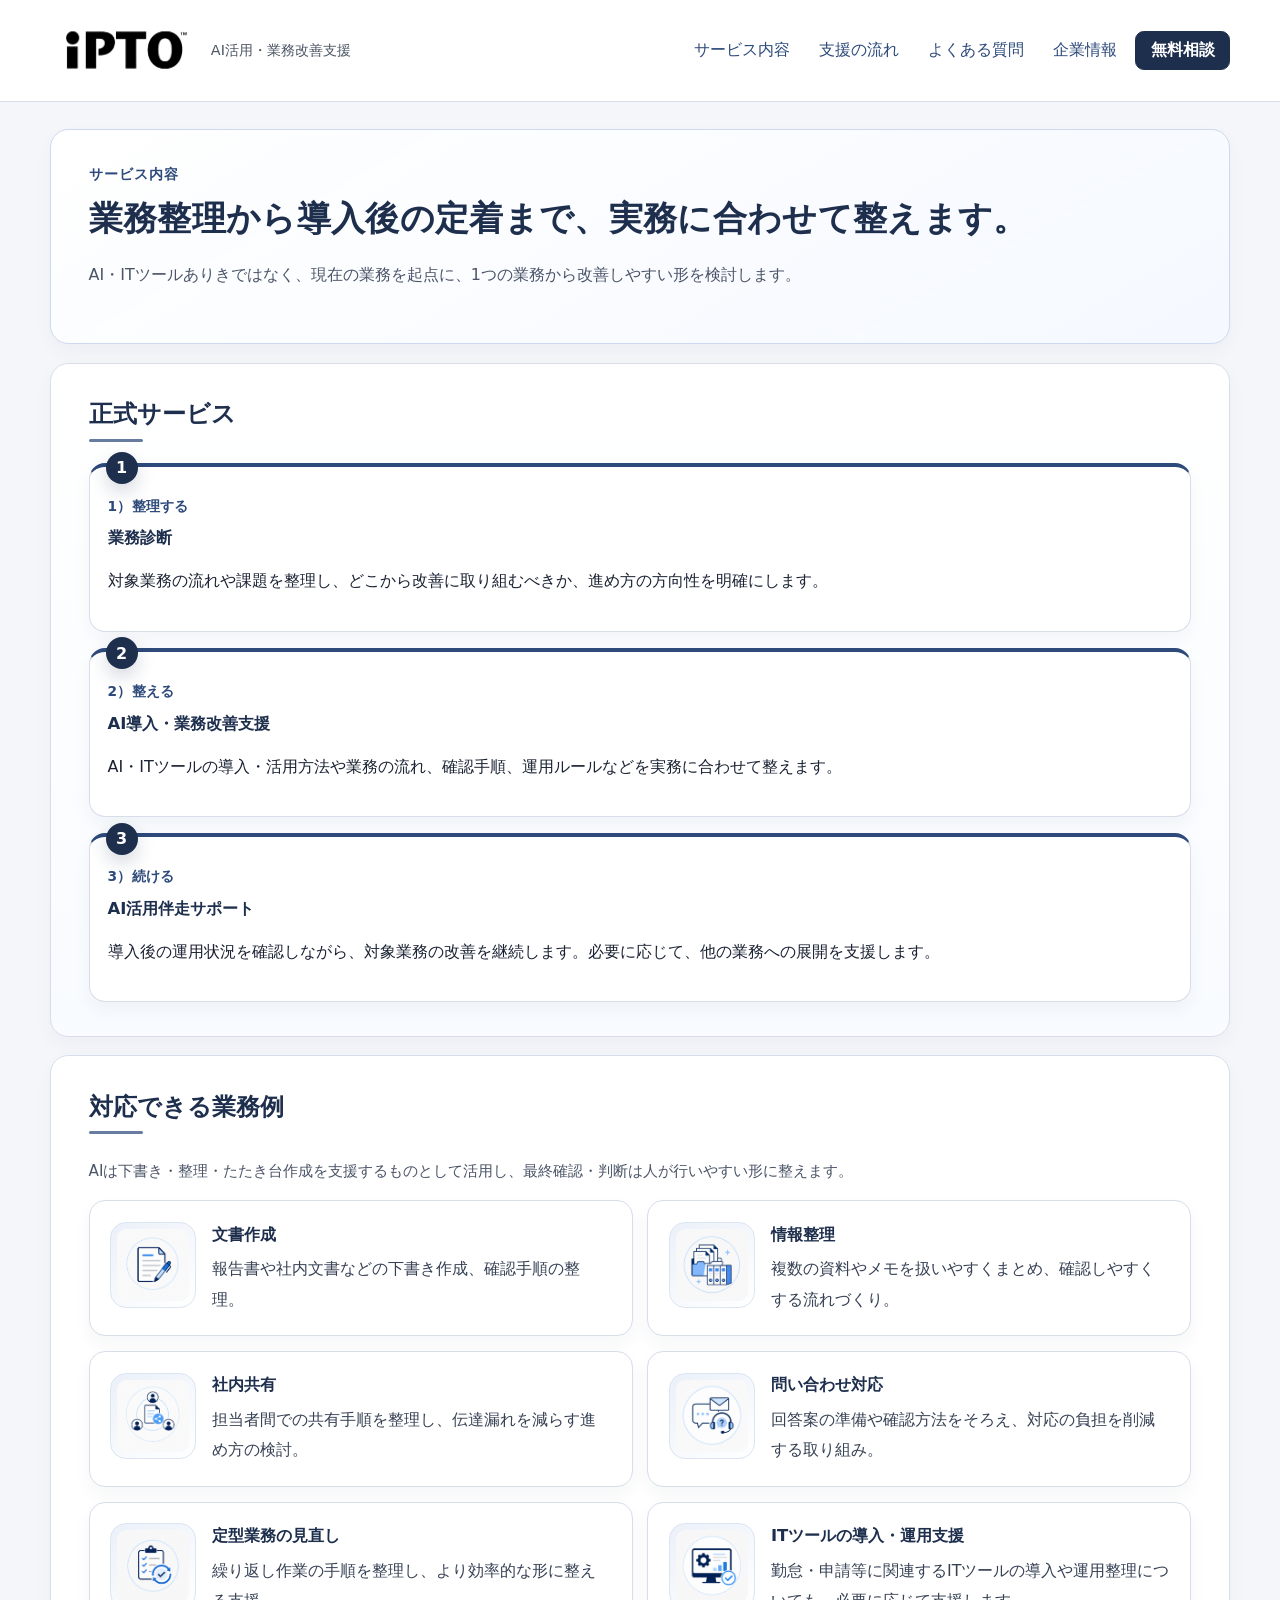
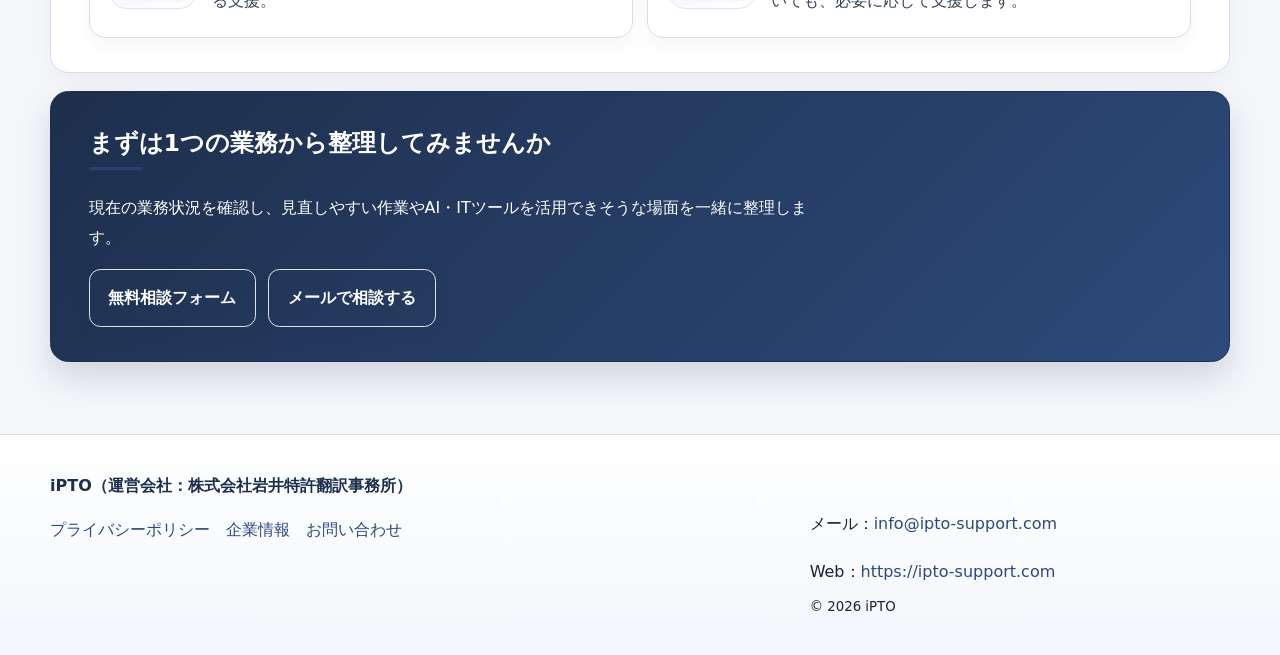
<file: services.html>
<!doctype html>
<html lang="ja">
<head>
  <meta charset="utf-8">
  <meta name="viewport" content="width=device-width, initial-scale=1">
  <meta name="description" content="AI活用・業務改善支援事業のサービス内容をご案内します。業務整理から確認手順・運用ルールづくり、導入後の定着まで中小企業の現場に合わせて支援します。">
  <link rel="canonical" href="https://ipto-support.com/services">
  <title>サービス内容 | AI活用・業務改善支援事業 | iPTO</title>
  <link rel="stylesheet" href="css/style.css">
  <link rel="icon" href="/assets/favicon.svg" type="image/svg+xml">
  <meta property="og:type" content="website">
  <meta property="og:title" content="サービス内容 | AI活用・業務改善支援事業 | iPTO">
  <meta property="og:description" content="AI活用・業務改善支援事業のサービス内容をご案内します。業務整理から確認手順・運用ルールづくり、導入後の定着まで中小企業の現場に合わせて支援します。">
  <meta property="og:url" content="https://ipto-support.com/services">
  <meta property="og:site_name" content="iPTO">
  <meta property="og:image" content="https://ipto-support.com/assets/ogp.png">
  <meta name="twitter:card" content="summary_large_image">
  <meta name="twitter:title" content="サービス内容 | AI活用・業務改善支援事業 | iPTO">
  <meta name="twitter:description" content="AI活用・業務改善支援事業のサービス内容をご案内します。業務整理から確認手順・運用ルールづくり、導入後の定着まで中小企業の現場に合わせて支援します。">
  <meta name="twitter:image" content="https://ipto-support.com/assets/ogp.png">
</head>
<body>
  <header class="site-header">
    <div class="container header-inner">
      <a class="brand" href="/" aria-label="iPTO｜AI活用・業務改善支援事業"><img src="assets/ipto_logo-tm.png" alt="iPTO"><span class="brand-tagline">AI活用・業務改善支援</span></a>
      <button class="nav-toggle" type="button" aria-expanded="false" aria-controls="site-nav">メニュー</button>
      <nav class="site-nav" id="site-nav" aria-label="グローバルナビゲーション">
        <ul>
          <li><a href="/#services">サービス内容</a></li>
          <li><a href="/#flow">支援の流れ</a></li>
          <li><a href="/#faq">よくある質問</a></li>
          <li><a href="/company">企業情報</a></li>
          <li><a class="nav-cta" href="https://forms.gle/zcpqkdr8K3xhnHZG9">無料相談</a></li>
        </ul>
      </nav>
    </div>
  </header>
  <main class="container">
    <section class="section page-hero"><p class="eyebrow">サービス内容</p><h1>業務整理から導入後の定着まで、実務に合わせて整えます。</h1><p class="lead">AI・ITツールありきではなく、現在の業務を起点に、1つの業務から改善しやすい形を検討します。</p></section>
    <section class="section"><h2>正式サービス</h2><div class="grid step-grid"><article class="list-card step-card"><p class="step-label">1）整理する</p><h3>業務診断</h3><p>対象業務の流れや課題を整理し、どこから改善に取り組むべきか、進め方の方向性を明確にします。</p></article><article class="list-card step-card"><p class="step-label">2）整える</p><h3>AI導入・業務改善支援</h3><p>AI・ITツールの導入・活用方法や業務の流れ、確認手順、運用ルールなどを実務に合わせて整えます。</p></article><article class="list-card step-card"><p class="step-label">3）続ける</p><h3>AI活用伴走サポート</h3><p>導入後の運用状況を確認しながら、対象業務の改善を継続します。必要に応じて、他の業務への展開を支援します。</p></article></div></section>
    <section class="section"><h2>対応できる業務例</h2><p class="note">AIは下書き・整理・たたき台作成を支援するものとして活用し、最終確認・判断は人が行いやすい形に整えます。</p><div class="grid cols-2 usecase-grid"><article class="list-card usecase-card"><img class="usecase-icon" src="assets/icon-document1.png" alt=""><h3>文書作成</h3><p>報告書や社内文書などの下書き作成、確認手順の整理。</p></article><article class="list-card usecase-card"><img class="usecase-icon" src="assets/icon-document2.png" alt=""><h3>情報整理</h3><p>複数の資料やメモを扱いやすくまとめ、確認しやすくする流れづくり。</p></article><article class="list-card usecase-card"><img class="usecase-icon" src="assets/icon-document3.png" alt=""><h3>社内共有</h3><p>担当者間での共有手順を整理し、伝達漏れを減らす進め方の検討。</p></article><article class="list-card usecase-card"><img class="usecase-icon" src="assets/icon-document4.png" alt=""><h3>問い合わせ対応</h3><p>回答案の準備や確認方法をそろえ、対応の負担を削減する取り組み。</p></article><article class="list-card usecase-card"><img class="usecase-icon" src="assets/icon-document5.png" alt=""><h3>定型業務の見直し</h3><p>繰り返し作業の手順を整理し、より効率的な形に整える支援。</p></article><article class="list-card usecase-card"><img class="usecase-icon" src="assets/icon-document6.png" alt=""><h3>ITツールの導入・運用支援</h3><p>勤怠・申請等に関連するITツールの導入や運用整理についても、必要に応じて支援します。</p></article></div></section>
    <section class="section cta-box"><h2>まずは1つの業務から整理してみませんか</h2><p>現在の業務状況を確認し、見直しやすい作業やAI・ITツールを活用できそうな場面を一緒に整理します。</p><div class="cta-row"><a class="button" href="https://forms.gle/zcpqkdr8K3xhnHZG9">無料相談フォーム</a><a class="button secondary-on-dark" href="mailto:info@ipto-support.com">メールで相談する</a></div></section>
  </main>
  <footer class="site-footer">
    <div class="container">
      <strong>iPTO（運営会社：株式会社岩井特許翻訳事務所）</strong>
      <ul class="footer-links">
        <li><a href="/privacy">プライバシーポリシー</a></li>
        <li><a href="/company">企業情報</a></li>
        <li><a href="/contact">お問い合わせ</a></li>
      </ul>
      <p>メール：<a href="mailto:info@ipto-support.com">info@ipto-support.com</a></p>
      <p>Web：<a href="https://ipto-support.com">https://ipto-support.com</a></p>
      <small>&copy; 2026 iPTO</small>
    </div>
  </footer>
  <script src="js/script.js"></script>
</body>
</html>
</file>
<file: css/style.css>
:root {
  --bg: #f4f6fa;
  --surface: #ffffff;
  --text: #1a2233;
  --muted: #4b5568;
  --line: #d7deea;
  --primary: #1e2f4d;
  --primary-soft: #e9eff9;
  --accent: #2d4a7a;
  --shadow-soft: 0 8px 22px rgba(21, 42, 79, 0.08);
  --hero-shadow: 0 20px 48px rgba(25, 48, 86, 0.09);
  --max-width: 1180px;
}

* { box-sizing: border-box; }

body {
  margin: 0;
  font-family: "Hiragino Kaku Gothic ProN", "Yu Gothic", "Noto Sans JP", system-ui, sans-serif;
  background: var(--bg);
  color: var(--text);
  line-height: 1.85;
  overflow-x: hidden;
}

a { color: var(--accent); text-decoration: none; }
a:hover { text-decoration: underline; }
html { scroll-behavior: smooth; scroll-padding-top: 92px; }
a:focus-visible, button:focus-visible {
  outline: 3px solid #7aa2e6;
  outline-offset: 2px;
}

img {
  max-width: 100%;
  height: auto;
  display: block;
}

.desktop-break { display: none; }

.container {
  width: min(100% - 1.25rem, var(--max-width));
  margin-inline: auto;
}

.site-header {
  position: sticky;
  top: 0;
  background: rgba(255, 255, 255, 0.96);
  border-bottom: 1px solid var(--line);
  backdrop-filter: blur(8px);
  z-index: 10;
}

.header-inner {
  display: flex;
  align-items: center;
  justify-content: space-between;
  gap: 0.9rem;
  min-height: 74px;
  padding-block: 0.55rem;
}

.brand {
  display: inline-flex;
  align-items: center;
  gap: 0.65rem;
  color: var(--primary);
  line-height: 1.3;
}

.brand img {
  width: clamp(118px, 17vw, 148px);
  min-width: 110px;
  height: auto;
}

.brand-tagline {
  font-size: 0.9rem;
  color: #4b5563;
  margin-left: 0.15rem;
  line-height: 1.35;
  white-space: normal;
}

.nav-toggle {
  border: 1px solid var(--line);
  border-radius: 0.6rem;
  background: #fff;
  padding: 0.58rem 0.9rem;
  font-size: 0.95rem;
}

.site-nav {
  display: none;
  padding-bottom: 0.8rem;
}

.site-nav ul {
  list-style: none;
  margin: 0;
  padding: 0;
  display: grid;
  gap: 0.3rem;
}

.site-nav a {
  display: block;
  padding: 0.62rem;
  border-radius: 0.55rem;
  line-height: 1.5;
}

.site-nav a[aria-current="page"] {
  background: var(--primary-soft);
  color: var(--primary);
  font-weight: 700;
}

.site-nav .nav-cta {
  background: var(--primary);
  color: #fff;
  font-weight: 700;
  border: 1px solid var(--primary);
}

.site-nav .nav-cta:hover {
  background: var(--accent);
  text-decoration: none;
}

.site-nav.is-open { display: block; }

main { padding: 1.7rem 0 3.4rem; }

.section {
  background: var(--surface);
  border: 1px solid var(--line);
  border-radius: 1.15rem;
  padding: 1.45rem;
  margin-bottom: 1.15rem;
  box-shadow: 0 8px 20px rgba(20, 40, 74, 0.035);
}

.section:nth-of-type(even):not(.hero):not(.page-hero):not(.cta-box) {
  background: linear-gradient(180deg, #ffffff 0%, #f8fbff 100%);
}

.hero {
  position: relative;
  overflow: hidden;
  background:
    radial-gradient(circle at 87% 15%, rgba(107, 139, 192, 0.2), transparent 34%),
    linear-gradient(135deg, #f4f8ff 0%, #ffffff 50%, #edf4ff 100%);
  border-color: #c2d1e8;
  border-radius: 1.35rem;
  padding: 1.65rem 1.25rem 1.25rem;
  box-shadow: var(--hero-shadow);
}

.hero::before {
  content: "";
  position: absolute;
  inset: 0;
  background: linear-gradient(90deg, rgba(30, 47, 77, 0.055), transparent 48%);
  pointer-events: none;
}

.hero-content {
  position: relative;
  display: grid;
  gap: 1.1rem;
  align-items: center;
}

.hero-copy {
  max-width: 920px;
}

.page-hero {
  background: linear-gradient(150deg, rgba(255, 255, 255, 0.97) 0%, rgba(244, 248, 255, 0.96) 100%);
  border-color: #ccd9ee;
}

.hero-visual {
  width: min(100%, 860px);
  margin: 0 auto;
  padding: 0.36rem;
  border: 1px solid rgba(190, 207, 234, 0.78);
  border-radius: 1.05rem;
  background: rgba(255, 255, 255, 0.68);
  box-shadow: 0 14px 28px rgba(30, 47, 77, 0.075);
}

.hero-visual img {
  width: 100%;
  max-height: 420px;
  object-fit: contain;
  border-radius: 0.78rem;
}

h1, h2, h3 { line-height: 1.45; color: var(--primary); margin-top: 0; }
h1 { font-size: clamp(1.4rem, 4.9vw, 2.1rem); letter-spacing: 0.01em; margin-bottom: 0.9rem; }
.hero h1 { line-height: 1.5; margin-bottom: 0.8rem; }
h2 { font-size: 1.22rem; margin-bottom: 0.85rem; }
h3 { font-size: 1.03rem; margin-bottom: 0.45rem; }

.section > h2 {
  position: relative;
  padding-bottom: 0.45rem;
}

.section > h2::after {
  content: "";
  display: block;
  width: 3.4rem;
  height: 3px;
  margin-top: 0.45rem;
  border-radius: 999px;
  background: var(--accent);
  opacity: 0.72;
}

.lead {
  color: var(--muted);
  margin-bottom: 1.3rem;
  line-height: 1.95;
}

.hero .lead {
  margin-bottom: 1.2rem;
  line-height: 1.9;
}

.grid { display: grid; gap: 0.9rem; }

.list-card,
.step-card,
.contact-option,
.faq-item,
.feature-card,
.reason-card {
  background: #fff;
  border: 1px solid var(--line);
  border-radius: 1rem;
  padding: 1.08rem 1.12rem;
  box-shadow: 0 8px 18px rgba(21, 41, 74, 0.045);
}

.list-card,
.step-card,
.contact-option,
.feature-card,
.reason-card {
  transition: transform 0.18s ease, box-shadow 0.18s ease, border-color 0.18s ease;
}

.list-card:hover,
.step-card:hover,
.contact-option:hover,
.feature-card:hover,
.reason-card:hover {
  transform: translateY(-2px);
  box-shadow: var(--shadow-soft);
  border-color: #c5d2e9;
}

.eyebrow {
  margin: 0 0 0.45rem;
  color: var(--accent);
  font-size: 0.86rem;
  font-weight: 700;
  letter-spacing: 0.08em;
}

.problem-grid .list-card {
  position: relative;
  padding: 1.25rem 1.28rem 1.25rem 3rem;
  line-height: 1.82;
}

.problem-grid .list-card::before {
  content: "";
  position: absolute;
  left: 1.12rem;
  top: 1.65rem;
  width: 0.62rem;
  height: 0.62rem;
  border-radius: 999px;
  background: var(--accent);
  box-shadow: 0 0 0 0.32rem var(--primary-soft);
}

.feature-card {
  position: relative;
  min-height: 100%;
  padding: 1.18rem 1.12rem 1.12rem;
  border-top: 4px solid #b8c8e2;
}

.feature-card h3,
.feature-card p {
  margin: 0;
}

.feature-card p {
  margin-top: 0.55rem;
  color: var(--muted);
  line-height: 1.75;
}

.usecases-section,
.reasons-section {
  background: linear-gradient(180deg, #ffffff 0%, #f3f7fd 100%);
}

.reason-grid {
  margin-top: 1rem;
}

.reason-card {
  position: relative;
  padding-top: 1.2rem;
  border-top: 2px solid rgba(45, 74, 122, 0.42);
}

.reason-card h3,
.reason-card p {
  margin: 0;
}

.reason-card p {
  margin-top: 0.55rem;
  color: var(--muted);
  line-height: 1.75;
}

.step-grid {
  gap: 1rem;
  counter-reset: service-step;
}

.step-card {
  position: relative;
  counter-increment: service-step;
  padding: 1.25rem 1.12rem 1.18rem;
  border-top: 4px solid var(--accent);
}

.step-card::before {
  content: counter(service-step);
  position: absolute;
  top: -0.9rem;
  left: 1rem;
  width: 2rem;
  height: 2rem;
  border-radius: 999px;
  background: var(--primary);
  color: #fff;
  display: inline-flex;
  align-items: center;
  justify-content: center;
  font-weight: 700;
  box-shadow: 0 8px 18px rgba(30, 47, 77, 0.18);
}

.step-label {
  margin: 0.45rem 0 0.45rem;
  font-size: 0.86rem;
  color: var(--accent);
  font-weight: 700;
  letter-spacing: 0.02em;
}

.usecase-grid .list-card p,
.support-grid .list-card p,
.contact-option p {
  margin-bottom: 0;
}

.usecase-card {
  display: grid;
  grid-template-columns: auto 1fr;
  align-items: start;
  column-gap: 1rem;
  row-gap: 0.35rem;
  padding: 1.3rem;
}

.usecase-card h3 {
  margin: 0.05rem 0 0.15rem;
}

.usecase-card p {
  grid-column: 2;
  margin-top: 0;
  color: #364154;
  line-height: 1.88;
}

.flow-list li p {
  margin: 0.3rem 0 0;
  color: var(--muted);
  line-height: 1.75;
}

.usecase-icon {
  grid-row: span 2;
  width: 86px;
  height: 86px;
  object-fit: contain;
  border-radius: 1rem;
  background: linear-gradient(145deg, rgba(233, 239, 249, 0.92), rgba(255, 255, 255, 0.95));
  border: 1px solid #dce5f3;
  padding: 0.38rem;
}

.flow-list {
  counter-reset: flow-step;
  list-style: none;
  margin: 0;
  padding: 0;
  display: grid;
  gap: 0.9rem;
}

.flow-list li {
  counter-increment: flow-step;
  position: relative;
  padding: 1.05rem 1rem 1rem 3rem;
  border: 1px solid var(--line);
  border-radius: 0.9rem;
  background: #fff;
}

.flow-list li::before {
  content: counter(flow-step);
  position: absolute;
  left: 0.95rem;
  top: 0.95rem;
  width: 1.55rem;
  height: 1.55rem;
  border-radius: 999px;
  background: var(--primary-soft);
  color: var(--primary);
  font-weight: 700;
  display: inline-flex;
  align-items: center;
  justify-content: center;
  line-height: 1;
}

.flow-compact li {
  padding-bottom: 0.95rem;
}

.faq-list {
  display: grid;
  gap: 0.85rem;
}

.faq-item h2,
.faq-item h3 {
  margin: 0 0 0.45rem;
  font-size: 1.03rem;
}

.faq-item p {
  margin: 0;
  color: #364154;
  line-height: 1.82;
}

.cta-row {
  display: flex;
  flex-wrap: wrap;
  gap: 0.75rem;
  margin-top: 1.05rem;
}

.hero .cta-row {
  gap: 0.78rem;
  margin-top: 1rem;
}

.hero-links {
  display: flex;
  flex-wrap: wrap;
  gap: 0.35rem 1rem;
  margin-top: 0.85rem;
  font-size: 0.94rem;
}

.hero-links a {
  color: var(--accent);
  font-weight: 700;
}

.hero-links a::after {
  content: "→";
  margin-left: 0.25rem;
}

.button {
  display: inline-flex;
  align-items: center;
  justify-content: center;
  min-height: 50px;
  padding: 0.82rem 1.18rem;
  border-radius: 0.72rem;
  font-weight: 700;
  border: 1px solid var(--primary);
  box-shadow: 0 8px 16px rgba(30, 47, 77, 0.08);
}

.button.primary {
  background: var(--primary);
  color: #fff;
}

.button.secondary {
  background: #fff;
  color: var(--primary);
}

.button:hover {
  text-decoration: none;
  transform: translateY(-1px);
}

.button.secondary-on-dark {
  background: transparent;
  color: #fff;
  border-color: rgba(255, 255, 255, 0.86);
}

.cta-box {
  background: linear-gradient(135deg, #1e2f4d 0%, #2d4a7a 100%);
  border-color: #1e2f4d;
  color: #fff;
  padding: 1.65rem;
  box-shadow: 0 16px 32px rgba(30, 47, 77, 0.16);
}

.cta-box h2,
.cta-box a,
.cta-box .note {
  color: #fff;
}

.cta-box p {
  max-width: 740px;
}

.cta-box .button {
  margin-top: 0;
  border-color: rgba(255, 255, 255, 0.86);
}

.cta-box .button.primary-on-dark {
  background: #fff;
  color: var(--primary);
}

.cta-box .button.secondary-on-dark {
  background: transparent;
  color: #fff;
}

.cta-actions {
  display: flex;
  flex-wrap: wrap;
  gap: 0.85rem;
  align-content: center;
  margin-top: 0.35rem;
}

.cta-actions .button {
  min-height: 54px;
  padding: 0.9rem 1.35rem;
  font-size: 1.02rem;
}

.home-cta {
  display: grid;
  gap: 1rem;
  align-items: center;
}

.cta-mail {
  margin-bottom: 0;
}

.note { color: var(--muted); font-size: 0.95rem; }
.cta-sub-link { margin-top: 0.95rem; }

.contact-options {
  display: grid;
  gap: 1rem;
}

.site-footer {
  border-top: 1px solid var(--line);
  padding: 2.2rem 0;
  background: linear-gradient(180deg, #ffffff 0%, #f3f6fb 100%);
}

.site-footer .container {
  display: grid;
  gap: 0.55rem 1.5rem;
}

.site-footer strong {
  color: var(--primary);
}

.site-footer p {
  margin: 0;
}

.footer-links {
  display: flex;
  gap: 0.45rem 1rem;
  flex-wrap: wrap;
  margin: 0.4rem 0 0.2rem;
  padding: 0;
  list-style: none;
}

dl { margin: 0; }
dt { font-weight: 700; margin-top: 0.65rem; }
dd { margin: 0; }

table {
  width: 100%;
  border-collapse: collapse;
  display: block;
  overflow-x: auto;
}

th, td {
  border: 1px solid var(--line);
  padding: 0.65rem;
  text-align: left;
  vertical-align: top;
}

@media (max-width: 560px) {
  .section { padding: 1.15rem; }
  .hero,
  .page-hero {
    background: linear-gradient(150deg, rgba(244, 248, 255, 0.97) 0%, rgba(255, 255, 255, 0.98) 100%);
  }
  .hero { padding-inline: 1rem; }
  .hero-content { gap: 1rem; }
  .hero h1 { margin-bottom: 0.7rem; }
  .hero .lead { margin-bottom: 1.05rem; }
  .hero-visual {
    padding: 0.28rem;
    border-radius: 0.95rem;
  }
  .hero-visual img {
    max-height: none;
    border-radius: 0.72rem;
  }
  .hero-links { display: grid; }
  .usecase-card {
    grid-template-columns: 1fr;
    padding: 1rem;
  }
  .usecase-card p {
    grid-column: auto;
  }
  .usecase-icon {
    grid-row: auto;
    width: 78px;
    height: 78px;
  }
  .cta-box { padding: 1.25rem; }
  .button { width: 100%; }
  .brand {
    flex-direction: column;
    align-items: flex-start;
    gap: 0.22rem;
  }
  .brand-tagline {
    margin-left: 0;
    font-size: 0.88rem;
  }
  .flow-list li { padding-right: 0.88rem; }
  .cta-actions { display: grid; }
}

@media (min-width: 860px) {
  .container { width: min(100% - 3rem, var(--max-width)); }
  .nav-toggle { display: none; }
  .site-nav { display: block; padding-bottom: 0; }
  .site-nav ul { display: flex; gap: 0.5rem; align-items: center; }
  .site-nav a { padding: 0.4rem 0.65rem; }
  .site-nav .nav-cta { padding-inline: 0.9rem; }

  .grid.cols-2 { grid-template-columns: repeat(2, minmax(0, 1fr)); }
  .grid.cols-3 { grid-template-columns: repeat(3, minmax(0, 1fr)); }

  h2 { font-size: 1.48rem; }
  .section, .cta-box { padding: 2.1rem; }
  .hero { padding: 2.5rem 2.3rem 2rem; }
  .hero-content { gap: 1.2rem; }
  .hero h1 { font-size: clamp(2rem, 3vw, 2.55rem); max-width: 1000px; }
  .desktop-break { display: block; }
  .hero .lead { max-width: 760px; }
  .hero-cta .button { min-width: 190px; }
  .hero-visual { max-width: 820px; }
  .hero-visual img { max-height: 390px; }
  .flow-list { grid-template-columns: repeat(4, minmax(0, 1fr)); gap: 0.8rem; }
  .flow-list li { padding: 3.35rem 1rem 1.05rem; }
  .flow-list li::before { left: 1rem; top: 1rem; }
  .site-footer .container {
    grid-template-columns: minmax(0, 1.4fr) minmax(260px, 0.8fr);
    align-items: start;
  }
  .site-footer strong,
  .site-footer .footer-links { grid-column: 1; }
  .site-footer p,
  .site-footer small { grid-column: 2; }
  .page-hero { padding: 2rem; }
}

@media (min-width: 1120px) {
  .section, .cta-box { padding-inline: 2.35rem; }
  .hero { padding-inline: 2.7rem; }
}
</file>
